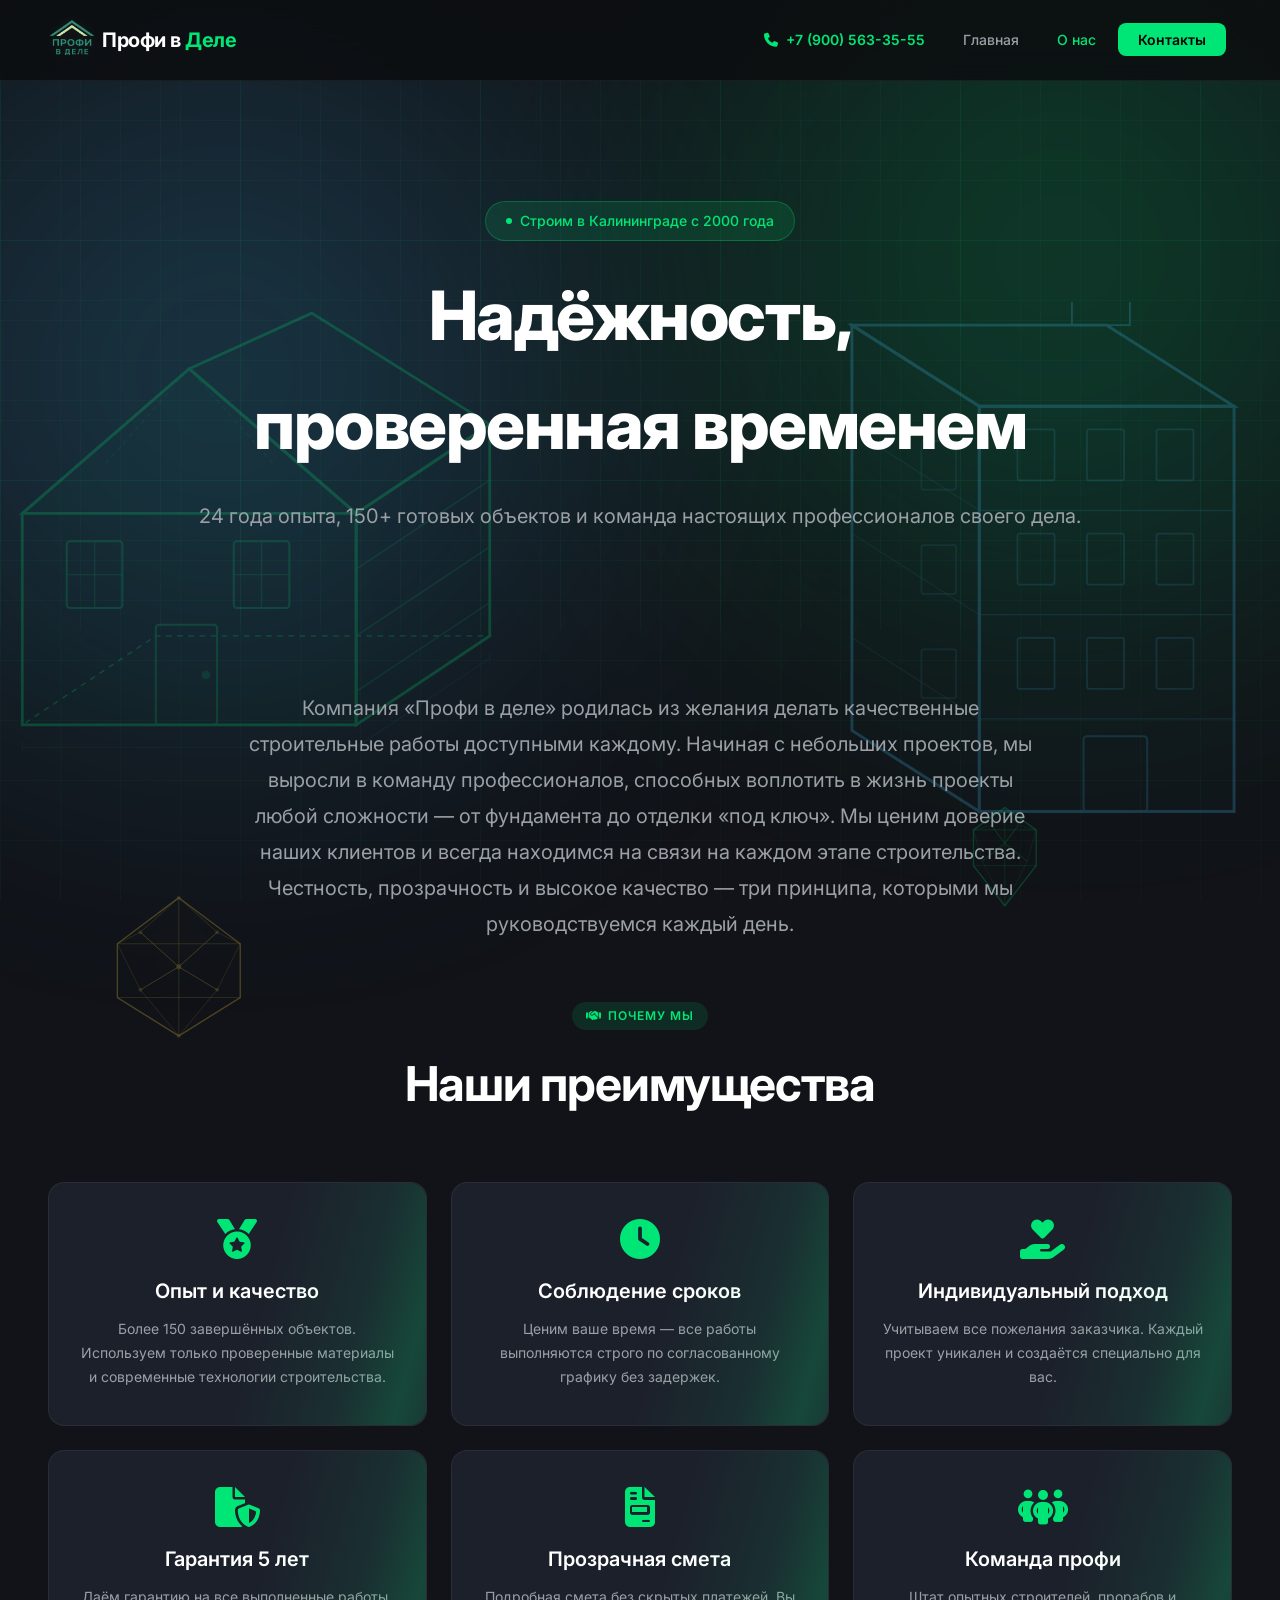
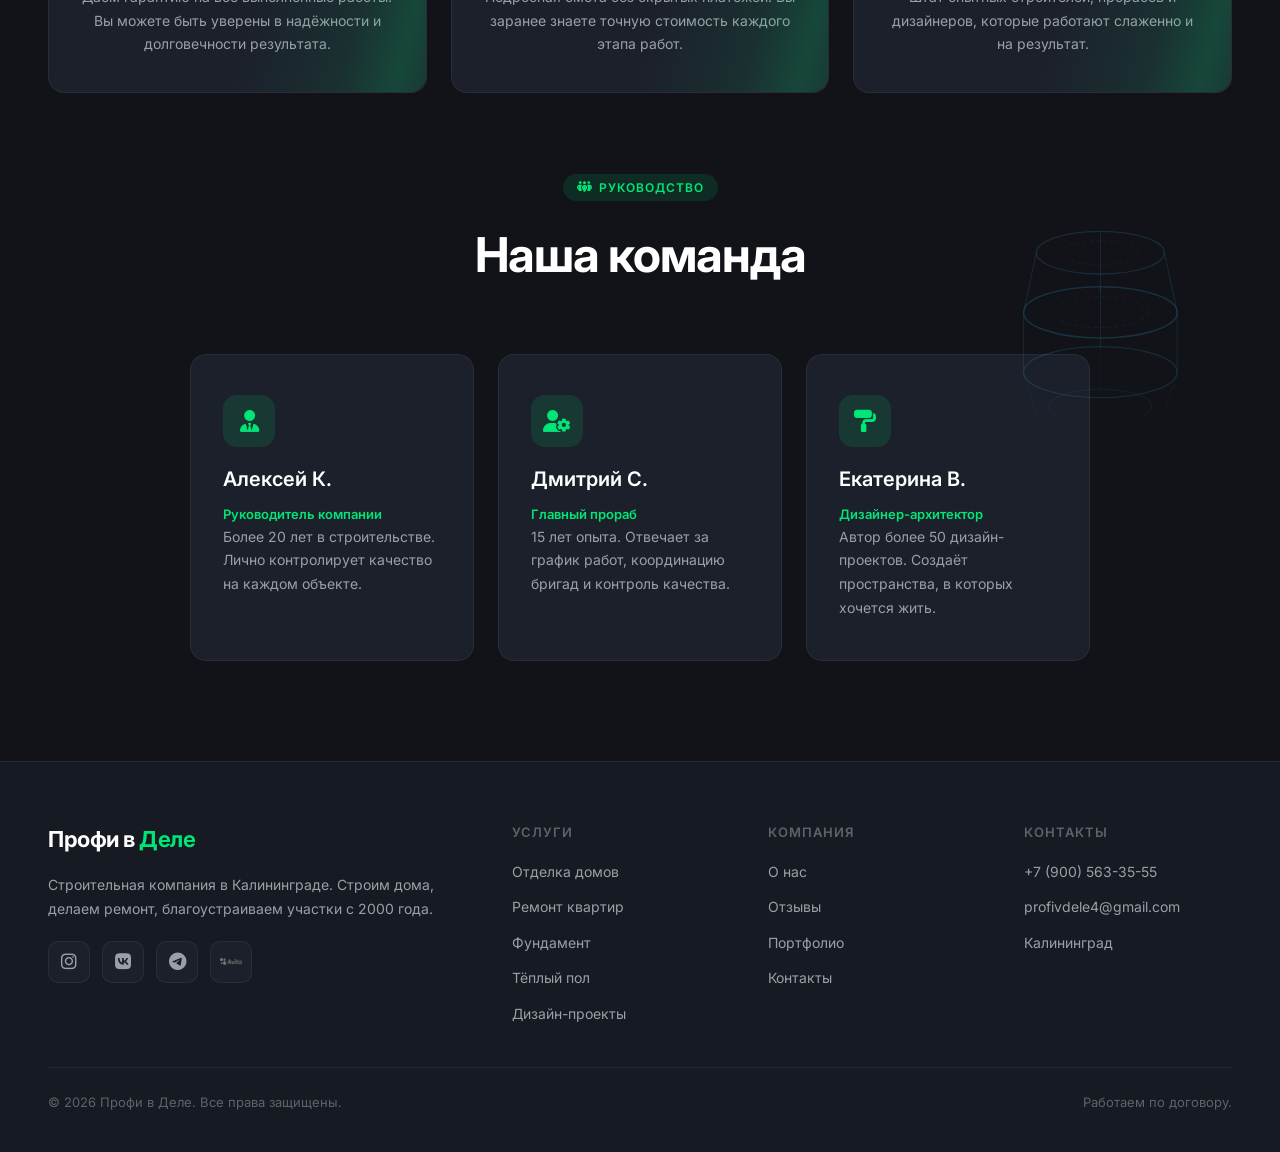
<file: about.html>
<!DOCTYPE html>
<html lang="ru">
<head>
    <meta charset="UTF-8">
    <meta name="viewport" content="width=device-width, initial-scale=1.0">
    <title>О нас — Профи в Деле | Строительная компания в Калининграде</title>
    <link rel="stylesheet" href="css/main.css?v=5">
    <link rel='stylesheet' href="https://cdnjs.cloudflare.com/ajax/libs/font-awesome/6.5.0/css/all.min.css">
    <style>
        .burger { display: none !important; }
        .nav-item { display: list-item !important; }
        .contacts-overlay { position: fixed; inset: 0; z-index: 100000; opacity: 0; visibility: hidden; pointer-events: none; }
        .contacts-overlay.active { opacity: 1; visibility: visible; pointer-events: auto; }
        @media (max-width: 767px) { .nav-item { display: none !important; } .burger { display: block !important; } header .theme-toggle { display: none !important; } }
    </style>
</head>
<body>

<div class="wrapper">

    <header class="header-container" id="header">
        <div class="header-logo">
            <img src="img/profivdele-Photoroom.png" alt="Профи в деле">
            <span class="logo-text">Профи в <span>Деле</span></span>
        </div>
        <nav>
            <ul>
                <li class="phone-item">
                    <a href="tel:+79005633555"><i class="fa-solid fa-phone"></i> +7 (900) 563-35-55</a>
                </li>
                <li class="nav-item"><a href="index.html">Главная</a></li>
                <li class="nav-item"><a class="active" href="about.html">О нас</a></li>
                <li class="nav-item"><a class="btn" href="#" data-contacts onclick="window.openContacts(event)">Контакты</a></li>
                <li><button class="burger" id="burgerToggle" aria-label="Меню"><i class="fa-solid fa-bars"></i></button></li>
            </ul>
        </nav>
    </header>

    <section class="about-hero">
        <div class="hero-bg">
            <div class="hero-gradient g1"></div>
            <div class="hero-gradient g2"></div>
            <div class="hero-grid"></div>
            <div class="hero-model ml">
                <svg viewBox="0 0 460 420" fill="none" stroke="currentColor" xmlns="http://www.w3.org/2000/svg">
                    <polygon points="20,380 20,190 170,60 320,190 320,380" fill="currentColor" fill-opacity="0.05" stroke-width="2.5"/>
                    <polygon points="320,190 320,380 440,300 440,110" fill="currentColor" fill-opacity="0.035" stroke-width="2.5"/>
                    <polygon points="20,190 170,60 320,190" fill="currentColor" fill-opacity="0.04" stroke-width="2.5"/>
                    <polygon points="320,190 170,60 280,10 440,110" fill="currentColor" fill-opacity="0.025" stroke-width="2.5"/>
                    <polygon points="20,380 320,380 440,300 140,300" fill="currentColor" fill-opacity="0.015" stroke-width="1.2" stroke-dasharray="5 5"/>
                    <rect x="60" y="215" width="50" height="60" rx="3" stroke-width="1.8" opacity="0.75"/>
                    <line x1="85" y1="215" x2="85" y2="275" stroke-width="1.2" opacity="0.5"/>
                    <line x1="60" y1="245" x2="110" y2="245" stroke-width="1.2" opacity="0.5"/>
                    <rect x="210" y="215" width="50" height="60" rx="3" stroke-width="1.8" opacity="0.75"/>
                    <line x1="235" y1="215" x2="235" y2="275" stroke-width="1.2" opacity="0.5"/>
                    <line x1="210" y1="245" x2="260" y2="245" stroke-width="1.2" opacity="0.5"/>
                    <rect x="140" y="290" width="55" height="90" rx="3" stroke-width="1.8" opacity="0.75"/>
                    <circle cx="185" cy="335" r="3.5" fill="currentColor" opacity="0.5"/>
                    <line x1="320" y1="240" x2="440" y2="160" stroke-width="1.2" opacity="0.5"/>
                    <line x1="320" y1="300" x2="440" y2="220" stroke-width="1.2" opacity="0.5"/>
                    <line x1="320" y1="350" x2="440" y2="270" stroke-width="1.2" opacity="0.5"/>
                    <line x1="95" y1="145" x2="170" y2="60" stroke-width="1" opacity="0.35" stroke-dasharray="4 4"/>
                    <line x1="245" y1="145" x2="170" y2="60" stroke-width="1" opacity="0.35" stroke-dasharray="4 4"/>
                    <line x1="20" y1="400" x2="320" y2="400" stroke-width="1" opacity="0.25"/>
                    <line x1="20" y1="395" x2="20" y2="405" stroke-width="1" opacity="0.25"/>
                    <line x1="320" y1="395" x2="320" y2="405" stroke-width="1" opacity="0.25"/>
                    <line x1="320" y1="400" x2="440" y2="320" stroke-width="1" opacity="0.25"/>
                    <line x1="440" y1="315" x2="440" y2="325" stroke-width="1" opacity="0.25"/>
                </svg>
            </div>
            <div class="hero-model mr" style="color:var(--blue-accent);">
                <svg viewBox="0 0 420 480" fill="none" stroke="currentColor" xmlns="http://www.w3.org/2000/svg">
                    <polygon points="40,440 40,90 260,90 260,440" fill="currentColor" fill-opacity="0.05" stroke-width="2.5"/>
                    <polygon points="260,90 260,440 370,370 370,20" fill="currentColor" fill-opacity="0.035" stroke-width="2.5"/>
                    <polygon points="40,90 260,90 370,20 150,20" fill="currentColor" fill-opacity="0.04" stroke-width="2.5"/>
                    <polygon points="130,20 180,20 180,-5 155,-15 130,-5" fill="currentColor" fill-opacity="0.025" stroke-width="1.5"/>
                    <line x1="40" y1="180" x2="260" y2="180" stroke-width="1.2" opacity="0.5"/>
                    <line x1="40" y1="270" x2="260" y2="270" stroke-width="1.2" opacity="0.5"/>
                    <line x1="40" y1="360" x2="260" y2="360" stroke-width="1.2" opacity="0.5"/>
                    <line x1="260" y1="180" x2="370" y2="110" stroke-width="1" opacity="0.35"/>
                    <line x1="260" y1="270" x2="370" y2="200" stroke-width="1" opacity="0.35"/>
                    <line x1="260" y1="360" x2="370" y2="290" stroke-width="1" opacity="0.35"/>
                    <rect x="75" y="110" width="32" height="44" rx="2" stroke-width="1.5" opacity="0.6"/>
                    <rect x="135" y="110" width="32" height="44" rx="2" stroke-width="1.5" opacity="0.6"/>
                    <rect x="195" y="110" width="32" height="44" rx="2" stroke-width="1.5" opacity="0.6"/>
                    <rect x="75" y="200" width="32" height="44" rx="2" stroke-width="1.5" opacity="0.6"/>
                    <rect x="135" y="200" width="32" height="44" rx="2" stroke-width="1.5" opacity="0.6"/>
                    <rect x="195" y="200" width="32" height="44" rx="2" stroke-width="1.5" opacity="0.6"/>
                    <rect x="75" y="290" width="32" height="44" rx="2" stroke-width="1.5" opacity="0.6"/>
                    <rect x="135" y="290" width="32" height="44" rx="2" stroke-width="1.5" opacity="0.6"/>
                    <rect x="195" y="290" width="32" height="44" rx="2" stroke-width="1.5" opacity="0.6"/>
                    <rect x="115" y="375" width="55" height="65" rx="3" stroke-width="1.8" opacity="0.7"/>
                    <rect x="280" y="120" width="30" height="42" rx="2" stroke-width="1.5" opacity="0.4"/>
                    <rect x="280" y="210" width="30" height="42" rx="2" stroke-width="1.5" opacity="0.4"/>
                    <rect x="280" y="300" width="30" height="42" rx="2" stroke-width="1.5" opacity="0.4"/>
                </svg>
            </div>
        </div>
        <div class="about-hero-content">
            <div class="hero-badge" style="display:inline-flex;margin-bottom:20px;">
                <span class="dot"></span>
                Строим в Калининграде с 2000 года
            </div>
            <h1>Надёжность,<br>проверенная временем</h1>
            <p>24 года опыта, 150+ готовых объектов и команда настоящих профессионалов своего дела.</p>
        </div>
    </section>

    <div class="section" style="padding-top:0;">
        <div class="about-mission fade-up">
            <p>Компания «Профи в деле» родилась из желания делать качественные строительные работы доступными каждому. Начиная с небольших проектов, мы выросли в команду профессионалов, способных воплотить в жизнь проекты любой сложности — от фундамента до отделки «под ключ». Мы ценим доверие наших клиентов и всегда находимся на связи на каждом этапе строительства. Честность, прозрачность и высокое качество — три принципа, которыми мы руководствуемся каждый день.</p>
        </div>

        <div class="section-header fade-up">
            <div class="section-badge"><i class="fa-solid fa-handshake"></i> Почему мы</div>
            <h2>Наши преимущества</h2>
        </div>
        <div class="about-grid">
            <div class="about-card fade-up">
                <i class="fa-solid fa-medal"></i>
                <h3>Опыт и качество</h3>
                <p>Более 150 завершённых объектов. Используем только проверенные материалы и современные технологии строительства.</p>
            </div>
            <div class="about-card fade-up">
                <i class="fa-solid fa-clock"></i>
                <h3>Соблюдение сроков</h3>
                <p>Ценим ваше время — все работы выполняются строго по согласованному графику без задержек.</p>
            </div>
            <div class="about-card fade-up">
                <i class="fa-solid fa-hand-holding-heart"></i>
                <h3>Индивидуальный подход</h3>
                <p>Учитываем все пожелания заказчика. Каждый проект уникален и создаётся специально для вас.</p>
            </div>
            <div class="about-card fade-up">
                <i class="fa-solid fa-file-shield"></i>
                <h3>Гарантия 5 лет</h3>
                <p>Даём гарантию на все выполненные работы. Вы можете быть уверены в надёжности и долговечности результата.</p>
            </div>
            <div class="about-card fade-up">
                <i class="fa-solid fa-file-invoice"></i>
                <h3>Прозрачная смета</h3>
                <p>Подробная смета без скрытых платежей. Вы заранее знаете точную стоимость каждого этапа работ.</p>
            </div>
            <div class="about-card fade-up">
                <i class="fa-solid fa-people-group"></i>
                <h3>Команда профи</h3>
                <p>Штат опытных строителей, прорабов и дизайнеров, которые работают слаженно и на результат.</p>
            </div>
        </div>

        <div class="section-header fade-up" style="margin-top:80px;">
            <div class="section-badge"><i class="fa-solid fa-people-group"></i> Руководство</div>
            <h2>Наша команда</h2>
        </div>
        <div class="services-grid fade-up" style="max-width:900px;">
            <div class="service-card" style="cursor:default;">
                <div class="service-icon"><i class="fa-solid fa-user-tie"></i></div>
                <h3>Алексей К.</h3>
                <p style="font-size:13px;color:var(--accent);font-weight:600;">Руководитель компании</p>
                <p>Более 20 лет в строительстве. Лично контролирует качество на каждом объекте.</p>
            </div>
            <div class="service-card" style="cursor:default;">
                <div class="service-icon"><i class="fa-solid fa-user-gear"></i></div>
                <h3>Дмитрий С.</h3>
                <p style="font-size:13px;color:var(--accent);font-weight:600;">Главный прораб</p>
                <p>15 лет опыта. Отвечает за график работ, координацию бригад и контроль качества.</p>
            </div>
            <div class="service-card" style="cursor:default;">
                <div class="service-icon"><i class="fa-solid fa-paint-roller"></i></div>
                <h3>Екатерина В.</h3>
                <p style="font-size:13px;color:var(--accent);font-weight:600;">Дизайнер-архитектор</p>
                <p>Автор более 50 дизайн-проектов. Создаёт пространства, в которых хочется жить.</p>
            </div>
            </div>
            <div class="about-geo geo-gem">
                <svg viewBox="0 0 200 200" fill="none" stroke="currentColor" xmlns="http://www.w3.org/2000/svg">
                    <polygon points="100,10 180,70 180,140 100,190 20,140 20,70" stroke-width="1.8" opacity="0.7"/>
                    <line x1="100" y1="10" x2="100" y2="190" stroke-width="1.2" opacity="0.4"/>
                    <line x1="20" y1="70" x2="180" y2="70" stroke-width="1.2" opacity="0.4"/>
                    <line x1="20" y1="140" x2="180" y2="140" stroke-width="1.2" opacity="0.4"/>
                    <polygon points="100,10 50,55 100,100 150,55" fill="currentColor" fill-opacity="0.04" stroke-width="1" opacity="0.5"/>
                    <polygon points="50,55 20,70 50,130 100,100" fill="currentColor" fill-opacity="0.03" stroke-width="1" opacity="0.4"/>
                    <polygon points="150,55 180,70 150,130 100,100" fill="currentColor" fill-opacity="0.03" stroke-width="1" opacity="0.4"/>
                    <polygon points="100,100 50,130 100,190 150,130" fill="currentColor" fill-opacity="0.03" stroke-width="1" opacity="0.4"/>
                    <circle cx="100" cy="100" r="3" fill="currentColor" opacity="0.5"/>
                    <circle cx="50" cy="55" r="2" fill="currentColor" opacity="0.4"/>
                    <circle cx="150" cy="55" r="2" fill="currentColor" opacity="0.4"/>
                    <circle cx="50" cy="130" r="2" fill="currentColor" opacity="0.4"/>
                    <circle cx="150" cy="130" r="2" fill="currentColor" opacity="0.4"/>
                    <circle cx="100" cy="190" r="2" fill="currentColor" opacity="0.4"/>
                    <circle cx="100" cy="10" r="2" fill="currentColor" opacity="0.4"/>
                </svg>
            </div>
            <div class="about-geo geo-ring">
                <svg viewBox="0 0 240 240" fill="none" stroke="currentColor" xmlns="http://www.w3.org/2000/svg">
                    <ellipse cx="120" cy="50" rx="75" ry="25" stroke-width="1.5" opacity="0.6"/>
                    <ellipse cx="120" cy="50" rx="45" ry="14" stroke-width="1" opacity="0.35" stroke-dasharray="4 4"/>
                    <ellipse cx="120" cy="50" rx="105" ry="35" stroke-width="0.8" opacity="0.25" stroke-dasharray="3 6"/>
                    <line x1="45" y1="50" x2="30" y2="120" stroke-width="1.2" opacity="0.5"/>
                    <line x1="120" y1="25" x2="120" y2="95" stroke-width="1.2" opacity="0.5"/>
                    <line x1="195" y1="50" x2="210" y2="120" stroke-width="1.2" opacity="0.5"/>
                    <ellipse cx="120" cy="120" rx="90" ry="30" stroke-width="1.8" opacity="0.7"/>
                    <ellipse cx="120" cy="120" rx="55" ry="18" stroke-width="1" opacity="0.4" stroke-dasharray="4 4"/>
                    <line x1="30" y1="120" x2="30" y2="190" stroke-width="1.2" opacity="0.5"/>
                    <line x1="120" y1="90" x2="120" y2="160" stroke-width="1.2" opacity="0.5"/>
                    <line x1="210" y1="120" x2="210" y2="190" stroke-width="1.2" opacity="0.5"/>
                    <ellipse cx="120" cy="190" rx="90" ry="30" stroke-width="1.5" opacity="0.6"/>
                    <ellipse cx="120" cy="190" rx="55" ry="18" stroke-width="0.8" opacity="0.3" stroke-dasharray="3 5"/>
                    <line x1="30" y1="190" x2="45" y2="240" stroke-width="0.8" opacity="0.3"/>
                    <line x1="120" y1="160" x2="120" y2="215" stroke-width="0.8" opacity="0.3"/>
                    <line x1="210" y1="190" x2="195" y2="240" stroke-width="0.8" opacity="0.3"/>
                    <ellipse cx="120" cy="230" rx="60" ry="20" stroke-width="1" opacity="0.4"/>
                    <line x1="30" y1="120" x2="45" y2="50" stroke-width="0.6" opacity="0.2" stroke-dasharray="3 4"/>
                    <line x1="210" y1="120" x2="195" y2="50" stroke-width="0.6" opacity="0.2" stroke-dasharray="3 4"/>
                </svg>
            </div>
            <div class="about-geo geo-crystal">
                <svg viewBox="0 0 100 120" fill="none" stroke="currentColor" xmlns="http://www.w3.org/2000/svg">
                    <polygon points="50,5 85,30 85,70 50,115 15,70 15,30" stroke-width="1.5" opacity="0.7"/>
                    <line x1="50" y1="5" x2="50" y2="115" stroke-width="1" opacity="0.4"/>
                    <line x1="15" y1="30" x2="85" y2="30" stroke-width="1" opacity="0.4"/>
                    <line x1="15" y1="70" x2="85" y2="70" stroke-width="1" opacity="0.4"/>
                    <polygon points="50,5 35,25 50,45 65,25" fill="currentColor" fill-opacity="0.04" stroke-width="0.8" opacity="0.5"/>
                    <polygon points="35,25 15,30 25,65 50,45" fill="currentColor" fill-opacity="0.03" stroke-width="0.8" opacity="0.4"/>
                    <polygon points="65,25 85,30 75,65 50,45" fill="currentColor" fill-opacity="0.03" stroke-width="0.8" opacity="0.4"/>
                    <polygon points="50,45 25,65 50,115 75,65" fill="currentColor" fill-opacity="0.03" stroke-width="0.8" opacity="0.4"/>
                </svg>
            </div>
        </div>

    <footer>
        <div class="footer-grid">
            <div class="footer-brand">
                <span class="logo-text">Профи в <span>Деле</span></span>
                <p>Строительная компания в Калининграде. Строим дома, делаем ремонт, благоустраиваем участки с 2000 года.</p>
                <div class="footer-socials">
                    <a href="https://www.instagram.com/profivdele_39" target="_blank"><i class="fa-brands fa-instagram"></i></a>
                    <a href="https://vk.com/profivdele1" target="_blank"><i class="fa-brands fa-vk"></i></a>
                    <a href="https://t.me/profivdele1" target="_blank"><i class="fa-brands fa-telegram"></i></a>
                    <a href="https://www.avito.ru/brands/08c5b0faeced84d7e2e7809a525a0006/all?src=sharing&sellerId=8026d5e1b687bcd477033e638f21a4ef" class="avito-link" target="_blank" rel="noopener noreferrer"></a>
                </div>
            </div>
            <div class="footer-col">
                <h4>Услуги</h4>
                <ul>
                    <li><a href="#">Отделка домов</a></li>
                    <li><a href="#">Ремонт квартир</a></li>
                    <li><a href="#">Фундамент</a></li>
                    <li><a href="#">Тёплый пол</a></li>
                    <li><a href="#">Дизайн-проекты</a></li>
                </ul>
            </div>
            <div class="footer-col">
                <h4>Компания</h4>
                <ul>
                    <li><a href="about.html">О нас</a></li>
                    <li><a href="#">Отзывы</a></li>
                    <li><a href="#">Портфолио</a></li>
                    <li><a href="#" data-contacts onclick="window.openContacts(event)">Контакты</a></li>
                </ul>
            </div>
            <div class="footer-col">
                <h4>Контакты</h4>
                <ul>
                    <li><a href="tel:+79005633555">+7 (900) 563-35-55</a></li>
                    <li><a href="mailto:profivdele4@gmail.com">profivdele4@gmail.com</a></li>
                    <li><a href="#">Калининград</a></li>
                </ul>
            </div>
        </div>
        <div class="footer-bottom">
            <p>&copy; 2026 Профи в Деле. Все права защищены.</p>
            <p>Работаем по договору.</p>
        </div>
    </footer>
</div>

<div class="contacts-overlay" id="contactsOverlay">
  <div class="contacts-modal" id="contactsModal">
    <button class="contacts-close" id="contactsClose"><i class="fa-solid fa-xmark"></i></button>
    <div class="contacts-body">
      <div class="contacts-header">
        <div class="contacts-badge"><i class="fa-solid fa-building"></i></div>
        <h2 class="contacts-title">Наш офис</h2>
      </div>
      <div class="contacts-card">
        <div class="contacts-row">
          <div class="contacts-icon-box loc"><i class="fa-solid fa-location-dot"></i></div>
          <div class="contacts-text">
            <span class="contacts-label">Город</span>
            <span class="contacts-value">Калининград</span>
          </div>
        </div>
        <div class="contacts-map"><i class="fa-solid fa-map"></i> <span>Калининград, Россия</span></div>
      </div>
      <a href="tel:+79005633555" class="contacts-card contacts-link">
        <div class="contacts-row">
          <div class="contacts-icon-box ph"><i class="fa-solid fa-phone"></i></div>
          <div class="contacts-text">
            <span class="contacts-label">Телефон</span>
            <span class="contacts-value">+7 (900) 563-35-55</span>
          </div>
          <i class="fa-solid fa-arrow-up-right-from-square contacts-ext"></i>
        </div>
        <div class="contacts-desc">Звоните — проконсультируем, рассчитаем стоимость, запишем на замер.</div>
      </a>
      <a href="mailto:profivdele4@gmail.com" class="contacts-card contacts-link">
        <div class="contacts-row">
          <div class="contacts-icon-box mail"><i class="fa-solid fa-envelope"></i></div>
          <div class="contacts-text">
            <span class="contacts-label">Email</span>
            <span class="contacts-value">profivdele4@gmail.com</span>
          </div>
          <i class="fa-solid fa-arrow-up-right-from-square contacts-ext"></i>
        </div>
        <div class="contacts-desc">Присылайте планировку и пожелания — ответим в течение часа.</div>
      </a>
      <div class="contacts-card">
        <div class="contacts-row">
          <div class="contacts-icon-box time"><i class="fa-solid fa-clock"></i></div>
          <div class="contacts-text">
            <span class="contacts-label">График работы</span>
            <span class="contacts-value">Пн–Вс: 08:00–20:00</span>
          </div>
        </div>
      </div>
    </div>
  </div>
</div>

<div class="mobile-menu" id="mobileMenu">
    <div class="mobile-menu-panel">
        <button class="mobile-menu-close" id="mobileMenuClose"><i class="fa-solid fa-xmark"></i></button>
        <ul>
            <li><a href="index.html">Главная</a></li>
            <li><a href="about.html">О нас</a></li>
            <li><a class="btn" href="#" data-contacts onclick="window.openContacts(event)">Контакты</a></li>
        </ul>
    </div>
</div>

<script>
const saved = localStorage.getItem('theme');
function applyTheme(dark) {
    const html = document.documentElement;
    if (dark) { html.setAttribute('data-theme', 'dark'); document.querySelectorAll('.theme-toggle').forEach(function(b) { b.innerHTML = '<i class="fa-regular fa-sun"></i>'; }); }
    else { html.removeAttribute('data-theme'); document.querySelectorAll('.theme-toggle').forEach(function(b) { b.innerHTML = '<i class="fa-regular fa-moon"></i>'; }); }
}
if (saved === 'dark') applyTheme(true);
document.querySelectorAll('.theme-toggle').forEach(function(btn) { btn.addEventListener('click', function() { var d = document.documentElement.getAttribute('data-theme') === 'dark'; applyTheme(!d); localStorage.setItem('theme', d ? 'light' : 'dark'); }); });

const header = document.getElementById('header');
let lastScroll = 0;
window.addEventListener('scroll', function() {
    const current = window.scrollY;
    header.classList.toggle('scrolled', current > 50);
    if (current > 100) {
        header.classList.toggle('header-hidden', current > lastScroll);
    } else {
        header.classList.remove('header-hidden');
    }
    lastScroll = current;
});

const burgerToggle = document.getElementById('burgerToggle');
const mobileMenu = document.getElementById('mobileMenu');
const mobileMenuClose = document.getElementById('mobileMenuClose');
if (burgerToggle && mobileMenu) {
    burgerToggle.addEventListener('click', function() { mobileMenu.classList.toggle('active'); document.body.classList.toggle('no-scroll'); });
    mobileMenuClose.addEventListener('click', function() { mobileMenu.classList.remove('active'); document.body.classList.remove('no-scroll'); });
    mobileMenu.addEventListener('click', function(e) { if (e.target === mobileMenu) { mobileMenu.classList.remove('active'); document.body.classList.remove('no-scroll'); } });
}

window.openContacts = function(e) { e.preventDefault(); var o = document.getElementById('contactsOverlay'); if (o) { o.classList.add('active'); document.body.classList.add('no-scroll'); } var m = document.getElementById('mobileMenu'); if (m && m.classList.contains('active')) { m.classList.remove('active'); document.body.classList.remove('no-scroll'); } };
document.addEventListener('DOMContentLoaded', function() {
    var overlay = document.getElementById('contactsOverlay'), closeBtn = document.getElementById('contactsClose');
    if (!overlay) return;
    document.querySelectorAll('[data-contacts]').forEach(function(el) { el.addEventListener('click', window.openContacts); });
    if (closeBtn) closeBtn.addEventListener('click', function() { overlay.classList.remove('active'); document.body.classList.remove('no-scroll'); });
    overlay.addEventListener('click', function(e) { if (e.target === overlay) { overlay.classList.remove('active'); document.body.classList.remove('no-scroll'); } });
    document.addEventListener('keydown', function(e) { if (e.key === 'Escape' && overlay.classList.contains('active')) { overlay.classList.remove('active'); document.body.classList.remove('no-scroll'); } });
});

function animateCounters() {
    document.querySelectorAll('.counter').forEach(function(counter) {
        var target = parseFloat(counter.getAttribute('data-target')), startTime = null;
        function step(ts) { if (!startTime) startTime = ts; var p = Math.min((ts - startTime) / 2000, 1), e = 1 - Math.pow(1 - p, 3), c = e * target; counter.textContent = target % 1 === 0 ? Math.floor(c) : c.toFixed(1); if (p < 1) requestAnimationFrame(step); else counter.textContent = target % 1 === 0 ? Math.floor(target) : target.toFixed(1); }
        requestAnimationFrame(step);
    });
}

function observeFadeUp() {
    var observer = new IntersectionObserver(function(entries) { entries.forEach(function(entry) { if (entry.isIntersecting) { entry.target.classList.add('visible'); observer.unobserve(entry.target); } }); }, { threshold: 0.1 });
    document.querySelectorAll('.fade-up').forEach(function(el) { observer.observe(el); });
}

document.addEventListener('DOMContentLoaded', function() { observeFadeUp(); animateCounters(); });
</script>

</body>
</html>
</file>
<file: css/main.css>
@import url('https://fonts.googleapis.com/css2?family=Inter:wght@300;400;500;600;700;800;900&family=JetBrains+Mono:wght@400;500;600&display=swap');

:root {
    --bg: #111318;
    --bg-secondary: #161a22;
    --bg-card: #1c202b;
    --bg-card-hover: #222735;
    --text: #e8eaed;
    --text-secondary: #9aa0a6;
    --text-muted: #5f6368;
    --border: rgba(255, 255, 255, 0.06);
    --border-hover: rgba(255, 255, 255, 0.12);
    --accent: #00e676;
    --accent-dim: rgba(0, 230, 118, 0.12);
    --accent-glow: rgba(0, 230, 118, 0.35);
    --gold: #ffd740;
    --blue-accent: #40c4ff;
    --heading: #ffffff;
    --radius: 16px;
    --radius-sm: 10px;
    --shadow: 0 8px 32px rgba(0, 0, 0, 0.5);
    --transition: 0.4s cubic-bezier(0.22, 1, 0.36, 1);
}

[data-theme="light"] {
    --bg: #f4f5f7;
    --bg-secondary: #ffffff;
    --bg-card: #ffffff;
    --bg-card-hover: #f0f1f3;
    --text: #1a1d23;
    --text-secondary: #5f6368;
    --text-muted: #9aa0a6;
    --border: rgba(0, 0, 0, 0.08);
    --border-hover: rgba(0, 0, 0, 0.15);
    --accent: #00b85c;
    --accent-dim: rgba(0, 184, 92, 0.1);
    --accent-glow: rgba(0, 184, 92, 0.25);
    --gold: #ffc107;
    --blue-accent: #29b6f6;
    --heading: #1a1d23;
    --shadow: 0 8px 32px rgba(0, 0, 0, 0.08);
}

html { scroll-behavior: smooth; }
html, body {
    margin: 0;
    padding: 0;
    width: 100%;
    overflow-x: hidden;
}

body {
    font-family: "Inter", -apple-system, BlinkMacSystemFont, sans-serif;
    font-weight: 400;
    background: var(--bg);
    color: var(--text);
    line-height: 1.6;
    -webkit-font-smoothing: antialiased;
}

::selection { background: var(--accent); color: #fff; }
a { text-decoration: none; color: inherit; }
.wrapper { width: 100%; position: relative; z-index: 2; min-height: 100vh; }

/* Grid background */
body::before {
    content: '';
    position: fixed;
    inset: 0;
    background-image:
        linear-gradient(rgba(0, 230, 118, 0.035) 1px, transparent 1px),
        linear-gradient(90deg, rgba(0, 230, 118, 0.035) 1px, transparent 1px);
    background-size: 60px 60px;
    pointer-events: none;
    z-index: 0;
}
[data-theme="light"] body::before {
    background-image:
        linear-gradient(rgba(0, 184, 92, 0.05) 1px, transparent 1px),
        linear-gradient(90deg, rgba(0, 184, 92, 0.05) 1px, transparent 1px);
}

/* HEADER */
.header-container {
    display: flex;
    align-items: center;
    justify-content: space-between;
    width: 100%;
    padding: 20px 48px;
    box-sizing: border-box;
    position: fixed;
    top: 0;
    z-index: 100;
    background: rgba(12, 13, 16, 0.85);
    backdrop-filter: blur(24px);
    -webkit-backdrop-filter: blur(24px);
    border-bottom: 1px solid var(--border);
    transition: var(--transition);
}
[data-theme="light"] .header-container {
    background: rgba(244, 245, 247, 0.85);
}
.header-container.scrolled {
    padding: 12px 48px;
    box-shadow: 0 4px 30px rgba(0, 0, 0, 0.4);
}
.header-container.header-hidden {
    transform: translateY(-100%);
}

.header-logo {
    display: flex;
    align-items: center;
    gap: 14px;
}
.header-logo img {
    height: 40px;
    width: auto;
    display: block;
    filter: brightness(1.8) contrast(0.8) drop-shadow(0 0 4px rgba(255,255,255,0.08));
    transform: scale(1.2);
    transform-origin: left center;
}
.logo-text {
    font-size: 20px;
    font-weight: 700;
    color: var(--heading);
    letter-spacing: -0.5px;
}
.logo-text span { color: var(--accent); }

header nav { flex: 1; display: flex; justify-content: flex-end; }
header nav ul {
    list-style: none;
    display: flex;
    align-items: center;
    gap: 6px;
    margin: 0;
    padding: 0;
}
header nav ul li a {
    color: var(--text-secondary);
    font-size: 14px;
    font-weight: 500;
    padding: 8px 16px;
    border-radius: 8px;
    transition: var(--transition);
    position: relative;
}
header nav ul li a:hover { color: var(--text); background: var(--accent-dim); }
header nav ul li a.active { color: var(--accent); }
header nav ul li a.btn {
    background: var(--accent);
    color: #000;
    padding: 8px 20px;
    border-radius: 8px;
    font-weight: 600;
}
header nav ul li a.btn:hover {
    background: color-mix(in srgb, var(--accent) 85%, white);
    transform: translateY(-1px);
    box-shadow: 0 4px 20px var(--accent-glow);
}

.phone-item a {
    color: var(--accent) !important;
    font-size: 14px !important;
    font-weight: 600 !important;
    display: inline-flex;
    align-items: center;
    gap: 8px;
    white-space: nowrap;
}
.phone-item a:hover { color: var(--accent) !important; background: transparent !important; }

.theme-toggle {
    background: none; border: none; font-size: 18px; cursor: pointer;
    padding: 8px; line-height: 1; color: var(--text-secondary);
    border-radius: 8px; transition: var(--transition); display: flex; align-items: center;
}
.theme-toggle:hover { color: var(--accent); background: var(--accent-dim); }

.burger { display: none; background: none; border: none; font-size: 22px; cursor: pointer; color: var(--text); padding: 8px; line-height: 1; }

@media (max-width: 1024px) {
    .header-container { padding: 16px 24px; }
    .header-container.scrolled { padding: 10px 24px; }
}
@media (max-width: 767px) {
    .header-container { padding: 12px 16px; }
    .header-container.scrolled { padding: 8px 16px; }
    .header-logo img { height: 32px; }
    .header-logo .logo-text { display: none; }
    .nav-item { display: none !important; }
    .burger { display: block !important; }
    header .theme-toggle { display: none !important; }
}

/* HERO */
.hero {
    position: relative;
    min-height: 100vh;
    display: flex;
    align-items: center;
    justify-content: center;
    padding: 120px 48px 80px;
    box-sizing: border-box;
}
.hero-bg { position: absolute; inset: 0; z-index: 0; }
.hero-gradient {
    position: absolute;
    width: 700px;
    height: 700px;
    border-radius: 50%;
    filter: blur(140px);
    opacity: 0.18;
    animation: heroGlow 8s ease-in-out infinite alternate;
}
.hero-gradient.g1 { top: -15%; right: -10%; background: var(--accent); animation-delay: 0s; }
.hero-gradient.g2 { bottom: -15%; left: -10%; background: var(--blue-accent); animation-delay: 4s; }
.hero-gradient.g3 {
    top: 50%; left: 50%;
    transform: translate(-50%, -50%);
    width: 500px; height: 500px;
    background: var(--gold);
    opacity: 0.08;
    animation-delay: 2s;
    filter: blur(120px);
}

@keyframes heroGlow {
    0% { transform: translate(0, 0) scale(1); opacity: 0.12; }
    100% { transform: translate(50px, -50px) scale(1.4); opacity: 0.25; }
}
.hero-grid {
    position: absolute; inset: 0;
    background-image:
        linear-gradient(rgba(0, 230, 118, 0.04) 1px, transparent 1px),
        linear-gradient(90deg, rgba(0, 230, 118, 0.04) 1px, transparent 1px);
    background-size: 80px 80px;
    z-index: 0;
}
.hero-model {
    position: absolute;
    z-index: 0;
    pointer-events: none;
    color: var(--accent);
    animation: modelFloat 7s ease-in-out infinite alternate;
}
.hero-model.ml {
    left: 0;
    top: 48%;
    width: clamp(300px, 40vw, 600px);
    height: auto;
}
.hero-model.mr {
    right: 0;
    top: 48%;
    width: clamp(280px, 38vw, 560px);
    height: auto;
}
.hero-model.mr svg {
    transform: scaleX(-1);
}
.hero-model svg {
    width: 100%;
    height: auto;
    opacity: 0.22;
    filter: drop-shadow(0 0 50px rgba(0, 230, 118, 0.12)) drop-shadow(0 0 120px rgba(0, 230, 118, 0.06));
    display: block;
}
.hero-model.mr svg {
    filter: drop-shadow(0 0 50px rgba(64, 196, 255, 0.12)) drop-shadow(0 0 120px rgba(64, 196, 255, 0.06));
}
@keyframes modelFloat {
    0% { transform: translateY(-8px); }
    100% { transform: translateY(8px); }
}
.hero-model.mr {
    animation-name: modelFloatRight;
}
@keyframes modelFloatRight {
    0% { transform: translateY(-8px); }
    100% { transform: translateY(8px); }
}
.hero-content { position: relative; z-index: 2; max-width: 820px; text-align: center; margin: 0 auto; }

.hero-badge {
    display: inline-flex;
    align-items: center;
    gap: 8px;
    padding: 8px 20px;
    border-radius: 100px;
    background: var(--accent-dim);
    border: 1px solid rgba(0, 230, 118, 0.25);
    font-size: 14px;
    font-weight: 500;
    color: var(--accent);
    margin-bottom: 28px;
}
.hero-badge .dot {
    width: 6px; height: 6px; border-radius: 50%;
    background: var(--accent); animation: pulse 2s ease-in-out infinite;
}
@keyframes pulse {
    0%, 100% { opacity: 1; }
    50% { opacity: 0.3; }
}

.hero h1 {
    font-size: clamp(44px, 6.5vw, 84px);
    font-weight: 800;
    color: var(--heading);
    line-height: 1.05;
    letter-spacing: -2px;
    margin: 0 0 24px;
}
.hero h1 .highlight {
    background: linear-gradient(135deg, var(--accent), #69f0ae);
    -webkit-background-clip: text;
    -webkit-text-fill-color: transparent;
    background-clip: text;
}
.hero p {
    font-size: clamp(18px, 1.5vw, 22px);
    color: var(--text-secondary);
    line-height: 1.7;
    max-width: 640px;
    margin: 0 auto 48px;
}

.hero-actions { display: flex; align-items: center; justify-content: center; gap: 16px; flex-wrap: wrap; margin-bottom: 16px; }

.btn-primary {
    display: inline-flex;
    align-items: center;
    gap: 10px;
    padding: 16px 36px;
    background: var(--accent);
    color: #000;
    font-size: 16px;
    font-weight: 600;
    border-radius: 10px;
    border: none;
    cursor: pointer;
    transition: var(--transition);
    font-family: inherit;
}
.btn-primary:hover {
    transform: translateY(-3px);
    box-shadow: 0 12px 40px var(--accent-glow);
    background: color-mix(in srgb, var(--accent) 85%, white);
}
.btn-secondary {
    display: inline-flex;
    align-items: center;
    gap: 10px;
    padding: 14px 28px;
    background: var(--bg-card);
    color: var(--text);
    font-size: 15px;
    font-weight: 500;
    border-radius: 10px;
    border: 1px solid var(--border);
    cursor: pointer;
    transition: var(--transition);
    font-family: inherit;
}
.btn-secondary:hover {
    border-color: var(--accent);
    background: var(--accent-dim);
    transform: translateY(-2px);
}

.hero-stats {
    display: flex;
    justify-content: center;
    gap: 56px;
    margin-top: 64px;
    padding-top: 44px;
    border-top: 1px solid var(--border);
}
.hero-stat h3 {
    font-size: 38px;
    font-weight: 700;
    color: var(--heading);
    margin: 0 0 4px;
    font-family: "JetBrains Mono", monospace;
}
.hero-stat h3 .accent { color: var(--accent); }
.hero-stat p { font-size: 15px; color: var(--text); margin: 0; }

@media (max-width: 1024px) {
    .hero { padding: 100px 24px 60px; }
}
@media (max-width: 767px) {
    .hero { padding: 80px 16px 40px; min-height: auto; }
    .hero-gradient { width: 300px; height: 300px; }
    .hero-model { display: none; }
    .about-geo { display: none; }
    .calc-bg { display: none; }
    .hero-stats { display: none; }
    .hero-actions { flex-direction: column; align-items: stretch; }
    .btn-primary, .btn-secondary { justify-content: center; padding: 14px 28px; font-size: 15px; }
}

/* Sections */
.section { padding: 100px 48px; position: relative; }
.section-header { text-align: center; max-width: 640px; margin: 0 auto 60px; }
.section-header h2 {
    font-size: clamp(32px, 4vw, 48px);
    font-weight: 700;
    color: var(--heading);
    margin: 0 0 16px;
    letter-spacing: -1px;
}
.section-header p {
    font-size: 16px;
    color: var(--text-secondary);
    line-height: 1.7;
    margin: 0;
}
.section-badge {
    display: inline-flex;
    align-items: center;
    gap: 6px;
    padding: 4px 14px;
    border-radius: 100px;
    background: var(--accent-dim);
    font-size: 12px;
    font-weight: 600;
    color: var(--accent);
    text-transform: uppercase;
    letter-spacing: 1px;
    margin-bottom: 16px;
}

@media (max-width: 1024px) { .section { padding: 60px 24px; } }
@media (max-width: 767px) { .section { padding: 40px 16px; } .section-header { margin-bottom: 32px; } }

/* Stats Grid */
.stats-grid {
    display: grid;
    grid-template-columns: repeat(4, 1fr);
    gap: 24px;
    max-width: 1200px;
    margin: 0 auto;
}
.stat-card {
    background: var(--bg-card);
    border: 1px solid var(--border);
    border-radius: var(--radius);
    padding: 32px 24px;
    text-align: center;
    transition: var(--transition);
    position: relative;
}
.stat-card::before,
.process-step::before,
.review-card::before,
.guarantee-item::before,
.about-card::before,
.stat-item::before {
    content: '';
    position: absolute;
    inset: 0;
    background: linear-gradient(
        105deg,
        transparent 30%,
        rgba(0, 230, 118, 0.08) 43%,
        rgba(0, 230, 118, 0.2) 50%,
        rgba(0, 230, 118, 0.08) 57%,
        transparent 70%
    );
    background-size: 200% 100%;
    background-position: 200% 0;
    transition: background-position 0.9s ease;
    pointer-events: none;
    border-radius: inherit;
    z-index: 1;
}
.stat-card:hover::before,
.process-step:hover::before,
.review-card:hover::before,
.guarantee-item:hover::before,
.about-card:hover::before,
.stat-item:hover::before {
    background-position: -200% 0;
}

.stat-card.fade-up:hover { border-color: var(--border-hover); transform: translateY(-4px) scale(1.07); box-shadow: var(--shadow); transition: var(--transition); }
.stat-card .number {
    font-size: 42px; font-weight: 700; color: var(--heading);
    font-family: "JetBrains Mono", monospace; margin: 0 0 8px; line-height: 1;
}
.stat-card .number .accent { color: var(--accent); }
.stat-card .label { font-size: 14px; color: var(--text-secondary); font-weight: 500; margin: 0; }

@media (max-width: 1024px) { .stats-grid { grid-template-columns: repeat(2, 1fr); } }
@media (max-width: 767px) { .stats-grid { grid-template-columns: 1fr; } }

/* Services */
.services-grid {
    display: grid;
    grid-template-columns: repeat(3, 1fr);
    gap: 24px;
    max-width: 1200px;
    margin: 0 auto;
}
.service-card {
    background: var(--bg-card);
    border: 1px solid var(--border);
    border-radius: var(--radius);
    padding: 40px 32px;
    transition: var(--transition);
    position: relative;
    overflow: hidden;
}
.service-card::after {
    content: '';
    position: absolute; inset: 0; border-radius: var(--radius);
    background: linear-gradient(135deg, var(--accent-dim), transparent);
    opacity: 0; transition: var(--transition);
}
.service-card:hover { border-color: rgba(0, 230, 118, 0.15); transform: translateY(-6px); box-shadow: 0 8px 40px rgba(0, 230, 118, 0.04); }
.service-card:hover::after { opacity: 0.5; }
.service-card > * { position: relative; z-index: 1; }

/* Cards with background images */
.service-card-bg {
    padding: 0;
    min-height: 360px;
    display: flex;
    align-items: stretch;
}
.service-bg {
    position: absolute;
    inset: 0;
    background-size: cover;
    background-position: center;
    transition: transform 0.6s cubic-bezier(0.22, 1, 0.36, 1);
    z-index: 0;
}
.service-card-bg:hover .service-bg {
    transform: scale(1.07);
}
.service-overlay {
    position: absolute;
    inset: 0;
    background: linear-gradient(to top, rgba(0,0,0,0.9) 0%, rgba(0,0,0,0.5) 40%, rgba(0,0,0,0.3) 100%);
    z-index: 1;
    transition: var(--transition);
}
.service-card-bg:hover .service-overlay {
    background: linear-gradient(to top, rgba(0,0,0,0.95) 0%, rgba(0, 230, 118, 0.08) 50%, rgba(0,0,0,0.3) 100%);
}
.service-content {
    position: relative;
    z-index: 2;
    padding: 32px;
    width: 100%;
    box-sizing: border-box;
}
.service-card-bg .service-content {
    padding-top: 120px;
    display: flex;
    flex-direction: column;
    height: 100%;
}
.service-card-bg .service-content p {
    flex: 1;
    background: color-mix(in srgb, var(--bg-card) 60%, transparent);
    padding: 8px 12px;
    border-radius: 8px;
}
.service-card-bg .service-content .service-tag {
    margin-top: auto;
    margin-bottom: 0;
}
.service-card-bg .service-icon {
    background: rgba(0, 230, 118, 0.2);
    backdrop-filter: blur(6px);
    margin-bottom: 4px;
}
.service-card-bg h3 { color: #fff; margin-bottom: 2px; }
.service-card-bg p { color: rgba(255,255,255,0.75); }
.service-card-bg .service-link { color: var(--accent); }

.service-icon {
    width: 52px; height: 52px; border-radius: 14px;
    background: var(--accent-dim);
    display: flex; align-items: center; justify-content: center;
    font-size: 22px; color: var(--accent); margin-bottom: 16px; transition: var(--transition);
}
.service-card:hover .service-icon {
    background: var(--accent); color: #fff;
    box-shadow: 0 4px 20px var(--accent-glow);
}
.service-card h3 { font-size: 20px; font-weight: 600; color: var(--heading); margin: 0 0 8px; }
.service-card p { font-size: 14px; color: var(--text-secondary); line-height: 1.7; margin: 0; }
.service-card .service-link {
    display: inline-flex; align-items: center; gap: 8px;
    font-size: 14px; font-weight: 500; color: var(--accent); margin-top: 16px; transition: var(--transition);
}
.service-card .service-link i { transition: var(--transition); }
.service-card:hover .service-link i { transform: translateX(4px); }

.service-tag {
    display: inline-block;
    padding: 3px 10px;
    border-radius: 6px;
    font-size: 11px;
    font-weight: 700;
    text-transform: uppercase;
    letter-spacing: 0.5px;
    margin-top: auto;
    margin-bottom: 0;
    align-self: flex-start;
}
.service-tag { background: var(--accent-dim); color: var(--accent); }
.service-tag.popular { background: rgba(0, 230, 118, 0.18); color: var(--accent); }
.service-tag.new { background: rgba(255, 215, 64, 0.18); color: #ffd740; }

@media (max-width: 1024px) { .services-grid { grid-template-columns: repeat(2, 1fr); } }
@media (max-width: 767px) { .services-grid { grid-template-columns: 1fr; } .service-card { padding: 28px 20px; } .service-content { padding: 24px; } }

/* Page background (global glow) */
.page-bg {
    position: fixed;
    inset: 0;
    z-index: 1;
    pointer-events: none;
    overflow: hidden;
}
.page-glow {
    position: absolute;
    border-radius: 50%;
    filter: blur(140px);
    animation: pageGlow 12s ease-in-out infinite alternate;
}
.page-glow.g1 {
    width: 600px; height: 600px;
    background: var(--accent);
    top: 15%; right: -8%;
    opacity: 0.05;
}
.page-glow.g2 {
    width: 500px; height: 500px;
    background: var(--blue-accent);
    bottom: 25%; left: -8%;
    animation-delay: 6s;
    opacity: 0.04;
}
.page-glow.g3 {
    width: 400px; height: 400px;
    background: var(--gold);
    top: 55%; left: 40%;
    animation-delay: 3s;
    opacity: 0.03;
}
@keyframes pageGlow {
    0% { transform: translate(0, 0) scale(1); }
    100% { transform: translate(30px, -25px) scale(1.2); }
}

/* Calculator */
#calculator {
    position: relative;
    overflow: hidden;
}
.calc-bg {
    position: absolute;
    inset: 0;
    z-index: 0;
    pointer-events: none;
}
.calc-shape {
    position: absolute;
    pointer-events: none;
}
.calc-shape svg {
    width: 100%;
    height: auto;
    display: block;
}
.calc-shape.shape-cube {
    left: -2%;
    top: 15%;
    width: clamp(140px, 18vw, 260px);
    color: var(--accent);
    opacity: 0.25;
    animation: calcDrift 20s ease-in-out infinite alternate;
}
.calc-shape.shape-cube svg {
    filter: drop-shadow(0 0 50px rgba(0, 230, 118, 0.1));
}
.calc-shape.shape-ruler {
    right: 5%;
    top: 10%;
    width: clamp(160px, 20vw, 300px);
    color: var(--blue-accent);
    opacity: 0.2;
    animation: calcDrift2 24s ease-in-out infinite alternate;
}
.calc-shape.shape-ruler svg {
    filter: drop-shadow(0 0 50px rgba(64, 196, 255, 0.1));
}
.calc-shape.shape-compass {
    left: 8%;
    bottom: 5%;
    width: clamp(100px, 13vw, 180px);
    color: var(--gold);
    opacity: 0.2;
    animation: calcSpin 35s linear infinite;
}
.calc-shape.shape-compass svg {
    filter: drop-shadow(0 0 40px rgba(255, 215, 64, 0.1));
}
@keyframes calcDrift {
    0% { transform: translate(-4px, -3px) rotate(-1deg); }
    100% { transform: translate(4px, 3px) rotate(1deg); }
}
@keyframes calcDrift2 {
    0% { transform: translate(3px, -2px) rotate(0.5deg); }
    100% { transform: translate(-3px, 2px) rotate(-0.5deg); }
}
@keyframes calcSpin {
    0% { transform: rotate(0deg); }
    100% { transform: rotate(360deg); }
}
.calculator-section {
    max-width: 800px;
    margin: 0 auto;
    padding: 80px 0;
    text-align: center;
    position: relative;
    z-index: 1;
}
.calc-subtitle { font-size: 15px; color: var(--text-secondary); margin-bottom: 48px; }
.calc-card {
    position: relative;
    background: var(--bg-card); border: 1px solid var(--border);
    border-radius: var(--radius); padding: 48px 40px; margin-bottom: 20px;
    text-align: center;
    z-index: 1;
    overflow: hidden;
}
.calc-card::before {
    content: '';
    position: absolute;
    top: -50%; left: -50%;
    width: 200%; height: 200%;
    background: radial-gradient(circle at 30% 40%, rgba(0, 230, 118, 0.04) 0%, transparent 50%),
                radial-gradient(circle at 70% 60%, rgba(64, 196, 255, 0.03) 0%, transparent 50%);
    pointer-events: none;
}
.calc-card h3 { font-size: 20px; font-weight: 600; color: var(--heading); margin: 0 0 20px; }

.calc-input-group {
    display: flex; align-items: center; justify-content: center; gap: 12px;
}
.calc-input-wrap {
    position: relative;
    display: inline-flex;
    align-items: center;
}
.calc-input-wrap input {
    width: 140px; padding: 14px 44px 14px 18px; font-size: 24px; font-weight: 600;
    border: 2px solid var(--border); border-radius: var(--radius-sm);
    background: var(--bg); color: var(--heading);
    font-family: "JetBrains Mono", monospace; text-align: center;
    outline: none; transition: var(--transition);
}
.calc-input-wrap input:focus { border-color: var(--accent); box-shadow: 0 0 0 4px var(--accent-dim); }
.calc-input-wrap input::-webkit-outer-spin-button,
.calc-input-wrap input::-webkit-inner-spin-button { -webkit-appearance: none; margin: 0; }
.calc-input-wrap input[type="number"] { -moz-appearance: textfield; }

.calc-spinners {
    position: absolute;
    right: 4px;
    top: 4px;
    bottom: 4px;
    display: flex;
    flex-direction: column;
    width: 28px;
    border-left: 1px solid var(--border);
}
.calc-spin {
    flex: 1;
    display: flex;
    align-items: center;
    justify-content: center;
    border: none;
    background: transparent;
    cursor: pointer;
    color: var(--text-muted);
    font-size: 9px;
    padding: 0;
    transition: all 0.2s ease;
    position: relative;
}
.calc-spin:first-child {
    border-bottom: 1px solid var(--border);
}
.calc-spin:hover {
    background: var(--accent-dim);
    color: var(--accent);
}
.calc-spin:active {
    background: rgba(0, 230, 118, 0.2);
    color: var(--accent);
}
.calc-input-group .unit { font-size: 18px; font-weight: 500; color: var(--text-muted); }

.calc-options {
    display: flex; gap: 12px; justify-content: center; flex-wrap: wrap;
}
.calc-option {
    position: relative; cursor: pointer; padding: 24px 28px 20px;
    border: 2px solid var(--border); border-radius: var(--radius);
    background: var(--bg); transition: all 0.4s cubic-bezier(0.22, 1, 0.36, 1);
    user-select: none; display: flex; flex-direction: column;
    align-items: center; gap: 8px; min-width: 150px;
    overflow: hidden;
}
.calc-option::before {
    content: '';
    position: absolute;
    inset: -50%;
    background: radial-gradient(circle at center, var(--accent) 0%, transparent 60%);
    opacity: 0;
    transition: opacity 0.6s ease;
    pointer-events: none;
}
.calc-option::after {
    content: '';
    position: absolute;
    bottom: 0; left: 10%; right: 10%;
    height: 2px;
    background: linear-gradient(90deg, transparent, var(--accent), transparent);
    opacity: 0;
    transition: opacity 0.5s ease;
    border-radius: 2px;
}
.calc-option input { display: none; }
.calc-option:hover { border-color: rgba(0, 230, 118, 0.25); transform: translateY(-4px); box-shadow: 0 8px 24px rgba(0,0,0,0.15); }
.calc-option.selected {
    border-color: rgba(0, 230, 118, 0.4); background: linear-gradient(135deg, var(--accent-dim), rgba(0, 230, 118, 0.04));
    box-shadow: 0 0 30px rgba(0, 230, 118, 0.08), inset 0 0 20px rgba(0, 230, 118, 0.02);
    transform: translateY(-4px);
}
.calc-option.selected::before { opacity: 0.1; }
.calc-option.selected::after { opacity: 0.7; }
.calc-option-title { font-size: 15px; font-weight: 600; color: var(--heading); position: relative; z-index: 1; letter-spacing: -0.3px; }
.calc-option-desc { font-size: 12px; color: var(--text-muted); position: relative; z-index: 1; }

/* Fin-tech icon */
.calc-icon {
    position: relative;
    z-index: 1;
    width: 44px;
    height: 44px;
    border-radius: 12px;
    display: flex;
    align-items: center;
    justify-content: center;
    font-size: 18px;
    background: var(--bg-card);
    border: 1px solid var(--border);
    color: var(--text-muted);
    transition: all 0.4s cubic-bezier(0.22, 1, 0.36, 1);
    margin-bottom: 2px;
}
.calc-option:hover .calc-icon {
    border-color: rgba(0, 230, 118, 0.3);
    color: var(--accent);
    background: var(--accent-dim);
    transform: scale(1.05);
}
.calc-option.selected .calc-icon {
    border-color: var(--accent);
    color: var(--accent);
    background: linear-gradient(135deg, rgba(0, 230, 118, 0.15), rgba(0, 230, 118, 0.05));
    box-shadow: 0 0 20px rgba(0, 230, 118, 0.1);
}

.calc-result {
    margin-top: 32px; padding: 32px;
    background: linear-gradient(135deg, var(--accent-dim), transparent);
    border: 1px solid rgba(0, 230, 118, 0.25); border-radius: var(--radius);
}
.calc-result-label { font-size: 14px; color: var(--text-secondary); margin-bottom: 8px; }
.calc-result-price {
    font-size: 48px; font-weight: 700; color: var(--accent);
    font-family: "JetBrains Mono", monospace; line-height: 1.2;
}
.calc-result-desc { font-size: 13px; color: var(--text-muted); margin-top: 12px; }

.calc-form { max-width: 400px; margin: 40px auto 0; }
.calc-form .request-form { display: flex; flex-direction: column; gap: 12px; }
.calc-form .request-form input,
.calc-form .request-form textarea {
    padding: 14px 16px; border: 2px solid var(--border); border-radius: var(--radius-sm);
    font-size: 14px; outline: none; background: var(--bg-card);
    color: var(--text); font-family: inherit; transition: var(--transition);
    resize: none;
}
.calc-form .request-form input:focus,
.calc-form .request-form textarea:focus {
    border-color: var(--accent); box-shadow: 0 0 0 4px var(--accent-dim);
}
.calc-form .request-form button {
    padding: 14px; border: none; border-radius: var(--radius-sm);
    background: var(--accent); color: #000; font-size: 15px; font-weight: 600;
    cursor: pointer; font-family: inherit; transition: var(--transition);
}
.calc-form .request-form button:hover {
    background: color-mix(in srgb, var(--accent) 85%, white);
    box-shadow: 0 4px 20px var(--accent-glow); transform: translateY(-2px);
}
@media (max-width: 767px) {
    .calc-card { padding: 32px 20px; }
    .calc-result-price { font-size: 36px; }
    .calc-options { gap: 8px; }
    .calc-option { padding: 16px 16px 14px; min-width: 100px; }
    .calc-icon { width: 36px; height: 36px; font-size: 15px; border-radius: 10px; }
}

/* Works Slider */
.works-slider {
    max-width: 1200px; margin: 0 auto; position: relative; overflow: hidden; border-radius: var(--radius);
}
.works-slider-track {
    display: flex; gap: 24px;
    transition: transform 0.5s cubic-bezier(0.22, 1, 0.36, 1);
}
.works-slide {
    flex: 0 0 calc((100% - 48px) / 3);
    height: 540px; border-radius: var(--radius);
    overflow: hidden; cursor: pointer; position: relative;
}
.works-slide img {
    width: 100%; height: 100%; object-fit: cover; display: block;
    transition: transform 0.6s cubic-bezier(0.22, 1, 0.36, 1);
    border-radius: 0;
}
.works-slide:hover img { transform: scale(1.06); }
.works-slide::after {
    content: ''; position: absolute; inset: 0;
    background: linear-gradient(to top, rgba(0,0,0,0.5), transparent);
    opacity: 0; transition: var(--transition);
}
.works-slide:hover::after { opacity: 1; }

.wslider-btn {
    position: absolute; top: 50%; transform: translateY(-50%);
    width: 52px; height: 52px; border-radius: 50%;
    background: rgba(28, 32, 43, 0.8); border: 1px solid var(--border);
    color: #fff; font-size: 18px; cursor: pointer;
    z-index: 10; display: flex; align-items: center; justify-content: center;
    transition: var(--transition); backdrop-filter: blur(12px);
}
.wslider-btn:hover { background: var(--accent); color: #fff; border-color: var(--accent); }
.wslider-prev { left: 16px; }
.wslider-next { right: 16px; }
.wslider-dots {
    display: flex; justify-content: center; gap: 8px; padding: 20px 0;
}
.wslider-dots span {
    width: 8px; height: 8px; border-radius: 50%;
    background: var(--text-muted); cursor: pointer; transition: var(--transition);
}
.wslider-dots span.active { background: var(--accent); width: 24px; border-radius: 4px; }
@media (max-width: 767px) {
    .works-slide { flex: 0 0 100%; height: 480px; }
    .wslider-btn { display: none; }
}

/* Process Section */
.process-grid {
    display: grid;
    grid-template-columns: repeat(4, 1fr);
    gap: 24px;
    max-width: 1200px;
    margin: 0 auto;
}
.process-step {
    background: var(--bg-card);
    border: 1px solid var(--border);
    border-radius: var(--radius);
    padding: 32px 24px;
    text-align: center;
    transition: var(--transition);
    position: relative;
}
.process-step.fade-up:hover {
    border-color: var(--border-hover);
    transform: translateY(-4px) scale(1.07);
    box-shadow: var(--shadow);
    transition: var(--transition);
}
.process-number {
    width: 48px; height: 48px; border-radius: 50%;
    background: var(--accent-dim); color: var(--accent);
    font-size: 20px; font-weight: 700;
    display: flex; align-items: center; justify-content: center;
    margin: 0 auto 16px;
    font-family: "JetBrains Mono", monospace;
}
.process-step h3 { font-size: 18px; font-weight: 600; color: var(--heading); margin: 0 0 8px; }
.process-step p { font-size: 13px; color: var(--text-secondary); line-height: 1.6; margin: 0; }

@media (max-width: 1024px) { .process-grid { grid-template-columns: repeat(2, 1fr); } }
@media (max-width: 767px) { .process-grid { grid-template-columns: 1fr; } }

/* Reviews / Testimonials */
.reviews-grid {
    display: grid;
    grid-template-columns: repeat(3, 1fr);
    gap: 24px;
    max-width: 1200px;
    margin: 0 auto;
}
.review-card {
    background: var(--bg-card);
    border: 1px solid var(--border);
    border-radius: var(--radius);
    padding: 32px 28px;
    transition: var(--transition);
    position: relative;
}
.review-card.fade-up:hover { border-color: var(--border-hover); transform: translateY(-4px) scale(1.07); box-shadow: var(--shadow); transition: var(--transition); }
.review-stars { color: var(--accent); font-size: 14px; margin-bottom: 14px; letter-spacing: 2px; }
.review-text { font-size: 14px; color: var(--text-secondary); line-height: 1.7; margin: 0 0 16px; }
.review-author { display: flex; align-items: center; gap: 12px; }
.review-avatar {
    width: 40px; height: 40px; border-radius: 50%;
    background: var(--accent-dim); color: var(--accent);
    display: flex; align-items: center; justify-content: center;
    font-size: 16px; font-weight: 600;
}
.review-name { font-size: 14px; font-weight: 600; color: var(--heading); margin: 0; }
.review-source { font-size: 12px; color: var(--text-muted); margin: 0; }

@media (max-width: 1024px) { .reviews-grid { grid-template-columns: repeat(2, 1fr); } }
@media (max-width: 767px) { .reviews-grid { grid-template-columns: 1fr; } }

/* Guarantee Section */
.guarantee-grid {
    display: grid;
    grid-template-columns: repeat(4, 1fr);
    gap: 24px;
    max-width: 1200px;
    margin: 0 auto;
}
.guarantee-item {
    text-align: center;
    padding: 32px 20px;
    background: var(--bg-card);
    border: 1px solid var(--border);
    border-radius: var(--radius);
    transition: var(--transition);
    position: relative;
}
.guarantee-item.fade-up:hover { border-color: var(--border-hover); transform: translateY(-4px) scale(1.07); box-shadow: var(--shadow); transition: var(--transition); }
.guarantee-item i { font-size: 36px; color: var(--accent); margin-bottom: 16px; }
.guarantee-item h4 { font-size: 16px; font-weight: 600; color: var(--heading); margin: 0 0 6px; }
.guarantee-item p { font-size: 13px; color: var(--text-secondary); margin: 0; line-height: 1.5; }

@media (max-width: 1024px) { .guarantee-grid { grid-template-columns: repeat(2, 1fr); } }
@media (max-width: 767px) { .guarantee-grid { grid-template-columns: 1fr; } }

/* FOOTER */
footer {
    border-top: 1px solid var(--border);
    padding: 60px 48px 40px;
    background: var(--bg-secondary);
}
.footer-grid {
    max-width: 1200px; margin: 0 auto;
    display: grid; grid-template-columns: 2fr 1fr 1fr 1fr; gap: 48px;
}
.footer-brand p { font-size: 14px; color: var(--text-secondary); line-height: 1.7; margin: 16px 0 0; }
.footer-brand .logo-text { font-size: 22px; }
.footer-col h4 {
    font-size: 13px; font-weight: 600; color: var(--text-muted);
    text-transform: uppercase; letter-spacing: 1px; margin: 0 0 16px;
}
.footer-col ul { list-style: none; padding: 0; margin: 0; display: flex; flex-direction: column; gap: 10px; }
.footer-col ul li a { font-size: 14px; color: var(--text-secondary); transition: var(--transition); }
.footer-col ul li a:hover { color: var(--accent); }
.footer-socials { display: flex; gap: 12px; margin-top: 20px; }
.footer-socials a {
    width: 40px; height: 40px; border-radius: 10px;
    background: var(--bg-card); border: 1px solid var(--border);
    display: flex; align-items: center; justify-content: center;
    font-size: 18px; color: var(--text-secondary); transition: var(--transition);
}
.footer-socials a:hover {
    background: var(--accent); color: #fff; border-color: var(--accent); transform: translateY(-3px);
}
.avito-link {
    position: relative;
}
.avito-link::before,
.avito-link::after {
    content: '';
    position: absolute;
    width: 22px;
    height: 22px;
    top: 50%;
    left: 50%;
    transform: translate(-50%, -50%);
    background-size: contain;
    background-repeat: no-repeat;
    background-position: center;
    transition: opacity .3s ease;
}
.avito-link::before {
    background-image: url('../img/avito.png');
    filter: brightness(2);
    opacity: 1;
}
.avito-link::after {
    background-image: url('../img/avito-dark.png');
    opacity: 0;
}
.avito-link:hover::before {
    opacity: 0;
}
.avito-link:hover::after {
    opacity: 1;
}
.footer-bottom {
    max-width: 1200px; margin: 40px auto 0; padding-top: 24px;
    border-top: 1px solid var(--border);
    display: flex; justify-content: space-between; align-items: center; flex-wrap: wrap; gap: 12px;
}
.footer-bottom p { font-size: 13px; color: var(--text-muted); margin: 0; }

@media (max-width: 1024px) { footer { padding: 48px 24px 32px; } .footer-grid { grid-template-columns: 1fr 1fr; gap: 32px; } }
@media (max-width: 767px) { footer { padding: 40px 16px 24px; } .footer-grid { grid-template-columns: 1fr; gap: 24px; } .footer-bottom { flex-direction: column; text-align: center; } }

/* Lightbox — unchanged from before */
.lightbox {
    position: fixed; inset: 0; z-index: 99999;
    background: rgba(0, 0, 0, 0.95);
    display: flex; align-items: center; justify-content: center;
    opacity: 0; visibility: hidden; transition: opacity 0.3s, visibility 0.3s;
    padding: 40px; box-sizing: border-box;
}
.lightbox.active { opacity: 1; visibility: visible; }
.lightbox-img-wrap { position: relative; max-width: 100%; max-height: 100%; display: flex; align-items: center; justify-content: center; overflow: hidden; cursor: grab; }
.lightbox-img { max-width: 100%; max-height: 85vh; object-fit: contain; border-radius: 8px; pointer-events: none; }
.lightbox-close {
    position: absolute; top: 20px; right: 20px;
    background: rgba(255,255,255,0.05); border: 1px solid rgba(255,255,255,0.1);
    font-size: 24px; color: #fff; cursor: pointer;
    width: 44px; height: 44px; border-radius: 50%;
    display: flex; align-items: center; justify-content: center;
    transition: var(--transition); z-index: 10;
}
.lightbox-close:hover { background: var(--accent); border-color: var(--accent); transform: rotate(90deg); }
.lightbox-nav {
    position: absolute; top: 50%; transform: translateY(-50%);
    background: rgba(255,255,255,0.05); border: 1px solid rgba(255,255,255,0.1);
    color: #fff; font-size: 22px; width: 48px; height: 48px; border-radius: 50%;
    cursor: pointer; z-index: 10; display: flex; align-items: center; justify-content: center; transition: var(--transition);
}
.lightbox-nav:hover { background: var(--accent); border-color: var(--accent); }
.lightbox-prev { left: 16px; }
.lightbox-next { right: 16px; }
.lightbox-zoom-controls { position: absolute; bottom: 30px; left: 50%; transform: translateX(-50%); display: flex; gap: 10px; z-index: 10; }
.lightbox-zoom-btn {
    width: 40px; height: 40px; border-radius: 50%;
    border: 1px solid rgba(255,255,255,0.1); background: rgba(255,255,255,0.05);
    color: #fff; font-size: 18px; cursor: pointer;
    display: flex; align-items: center; justify-content: center; transition: var(--transition);
}
.lightbox-zoom-btn:hover { background: var(--accent); border-color: var(--accent); }
.lightbox-zoom-info {
    position: absolute; bottom: 80px; left: 50%; transform: translateX(-50%);
    color: rgba(255,255,255,0.4); font-size: 13px;
    opacity: 0; transition: opacity 0.3s; pointer-events: none;
}
.lightbox-zoom-info.show { opacity: 1; }

/* Contacts Modal */
.contacts-overlay {
    position: fixed; inset: 0; z-index: 100000;
    background: rgba(0, 0, 0, 0.7); backdrop-filter: blur(12px);
    display: flex; align-items: center; justify-content: center;
    padding: 20px; box-sizing: border-box;
    opacity: 0; visibility: hidden; transition: opacity 0.4s, visibility 0.4s;
}
.contacts-overlay.active { opacity: 1; visibility: visible; }
.contacts-modal {
    background: var(--bg-secondary); border: 1px solid var(--border);
    border-radius: 20px; width: 100%; max-width: 520px; max-height: 85vh;
    overflow-y: auto; padding: 40px 36px 32px; box-sizing: border-box;
    position: relative; transform: scale(0.95) translateY(20px);
    transition: transform 0.4s cubic-bezier(0.22, 1, 0.36, 1);
}
.contacts-overlay.active .contacts-modal { transform: scale(1) translateY(0); }
.contacts-close {
    position: absolute; top: 16px; right: 16px;
    width: 36px; height: 36px; border-radius: 50%;
    border: 1px solid var(--border); background: var(--bg-card);
    color: var(--text-secondary); font-size: 18px; cursor: pointer;
    display: flex; align-items: center; justify-content: center; transition: var(--transition);
}
.contacts-close:hover { background: var(--accent); color: #fff; border-color: var(--accent); transform: rotate(90deg); }
.contacts-body { display: flex; flex-direction: column; gap: 12px; }
.contacts-header { display: flex; flex-direction: column; align-items: center; text-align: center; margin-bottom: 8px; }
.contacts-badge {
    width: 56px; height: 56px; border-radius: 16px;
    background: var(--accent-dim); border: 1px solid rgba(0, 230, 118, 0.25);
    display: flex; align-items: center; justify-content: center;
    font-size: 24px; color: var(--accent); margin-bottom: 14px;
}
.contacts-title { font-size: 22px; font-weight: 700; color: var(--heading); margin: 0; }
.contacts-card {
    display: flex; flex-direction: column; gap: 2px;
    padding: 14px 16px; border-radius: 14px;
    background: var(--bg-card); border: 1px solid var(--border);
    text-decoration: none; transition: var(--transition);
}
.contacts-row { display: flex; align-items: center; gap: 14px; }
.contacts-icon-box {
    width: 42px; height: 42px; border-radius: 12px;
    display: flex; align-items: center; justify-content: center;
    font-size: 18px; flex-shrink: 0;
}
.contacts-icon-box.loc, .contacts-icon-box.ph, .contacts-icon-box.mail, .contacts-icon-box.time { background: var(--accent-dim); color: var(--accent); }
.contacts-text { display: flex; flex-direction: column; gap: 2px; flex: 1; min-width: 0; }
.contacts-label { font-size: 10px; font-weight: 600; color: var(--text-muted); text-transform: uppercase; letter-spacing: 1px; }
.contacts-value { font-size: 15px; font-weight: 500; color: var(--text); }
.contacts-ext { font-size: 12px; color: var(--text-muted); flex-shrink: 0; }
.contacts-desc { font-size: 12px; line-height: 1.5; color: var(--text-secondary); margin-top: 6px; padding-top: 6px; border-top: 1px solid var(--border); }
.contacts-link:hover { border-color: var(--accent); background: var(--accent-dim); }
.contacts-link:hover .contacts-value { color: var(--accent); }
.contacts-link:hover .contacts-ext { color: var(--accent); }
.contacts-map { display: flex; align-items: center; gap: 8px; margin-top: 10px; padding: 10px 12px; border-radius: 10px; background: var(--accent-dim); border: 1px dashed rgba(0, 230, 118, 0.25); color: var(--text-secondary); font-size: 13px; }
.contacts-map i { color: var(--accent); }

@media (max-width: 767px) {
    .contacts-overlay { align-items: flex-end; padding: 0; }
    .contacts-modal { max-width: 100%; max-height: 80vh; border-radius: 20px 20px 0 0; padding: 32px 20px 24px; border-bottom: none; transform: translateY(100%); }
    .contacts-overlay.active .contacts-modal { transform: translateY(0); }
    .contacts-modal::before { content: ''; position: absolute; top: 10px; left: 50%; transform: translateX(-50%); width: 40px; height: 4px; border-radius: 4px; background: var(--text-muted); opacity: 0.3; }
}

/* Mobile Menu */
.mobile-menu { position: fixed; inset: 0; width: 100%; height: 100%; background: rgba(0, 0, 0, 0.6); z-index: 9999; opacity: 0; visibility: hidden; transition: opacity 0.3s, visibility 0.3s; }
.mobile-menu.active { opacity: 1; visibility: visible; }
.mobile-menu-panel { position: absolute; top: 0; right: -100%; width: 280px; height: 100%; background: var(--bg-secondary); padding: 80px 24px 30px; box-sizing: border-box; transition: right 0.35s cubic-bezier(0.22, 1, 0.36, 1); box-shadow: -4px 0 30px rgba(0, 0, 0, 0.3); }
.mobile-menu.active .mobile-menu-panel { right: 0; }
.mobile-menu-close { position: absolute; top: 16px; right: 16px; background: none; border: none; font-size: 28px; cursor: pointer; color: var(--text); padding: 4px; line-height: 1; transition: var(--transition); }
.mobile-menu-close:hover { transform: rotate(90deg); }
.mobile-menu-panel ul { list-style: none; padding: 0; margin: 0; display: flex; flex-direction: column; gap: 4px; }
.mobile-menu-panel ul li a { display: block; padding: 12px 16px; border-radius: 10px; font-size: 16px; color: var(--text); transition: var(--transition); }
.mobile-menu-panel ul li a:hover { background: var(--accent-dim); color: var(--accent); }
.mobile-menu-panel ul li a.btn { background: var(--accent); color: #fff; text-align: center; margin-top: 8px; }
.mobile-menu-panel .theme-toggle { width: 100%; text-align: left; padding: 12px 16px; border-radius: 10px; background: none; border: none; font-size: 16px; color: var(--text); cursor: pointer; font-family: inherit; display: flex; align-items: center; gap: 12px; transition: var(--transition); }
.mobile-menu-panel .theme-toggle:hover { background: var(--accent-dim); color: var(--accent); }
.no-scroll { overflow: hidden; }

/* Toast */
.success-toast {
    position: fixed; bottom: 30px; right: 30px;
    background: var(--accent); color: #fff;
    padding: 16px 24px; border-radius: 12px; font-size: 15px; font-weight: 600;
    z-index: 999999; box-shadow: 0 8px 30px var(--accent-glow);
    opacity: 0; transform: translateY(20px);
    transition: all 0.4s cubic-bezier(0.22, 1, 0.36, 1);
    pointer-events: none; display: flex; align-items: center; gap: 10px;
}
.success-toast.show { opacity: 1; transform: translateY(0); pointer-events: auto; }

/* Animations */
.fade-up { opacity: 0; transform: translateY(30px); transition: opacity 0.6s ease, transform 0.6s ease; }
.fade-up.visible { opacity: 1; transform: translateY(0); }

/* About Page */
.about-hero {
    position: relative; min-height: 70vh;
    display: flex; align-items: center; justify-content: center;
    padding: 120px 48px 16px; box-sizing: border-box;
}
.about-hero-content { position: relative; z-index: 2; text-align: center; max-width: 100%; padding: 0 24px; }
.about-hero-content h1 { font-size: clamp(42px, 5.5vw, 68px); font-weight: 800; color: var(--heading); margin: 0 0 20px; letter-spacing: -1.5px; }
.about-hero-content p { font-size: 20px; color: var(--text-secondary); line-height: 1.7; margin: 0; }

/* Unique 3D rotating geometry for about hero */
.about-geo {
    position: absolute;
    z-index: 0;
    pointer-events: none;
}
.about-geo svg {
    width: 100%;
    height: auto;
    display: block;
}
.about-geo.geo-gem {
    left: 8%;
    top: 15%;
    width: clamp(100px, 12vw, 180px);
    animation: geoSpin 20s linear infinite;
    color: var(--gold, #ffd740);
    opacity: 0.35;
}
.about-geo.geo-gem svg {
    filter: drop-shadow(0 0 30px rgba(255, 215, 64, 0.15)) drop-shadow(0 0 80px rgba(255, 215, 64, 0.05));
}
.about-geo.geo-ring {
    right: 6%;
    bottom: 20%;
    width: clamp(140px, 16vw, 240px);
    animation: geoSpinSlow 25s linear infinite reverse;
    color: var(--blue-accent, #40c4ff);
    opacity: 0.25;
}
.about-geo.geo-ring svg {
    filter: drop-shadow(0 0 30px rgba(64, 196, 255, 0.15)) drop-shadow(0 0 80px rgba(64, 196, 255, 0.05));
}
.about-geo.geo-crystal {
    right: 18%;
    top: 10%;
    width: clamp(60px, 7vw, 100px);
    animation: geoSpin 15s linear infinite;
    color: var(--accent, #00e676);
    opacity: 0.3;
}
.about-geo.geo-crystal svg {
    filter: drop-shadow(0 0 25px rgba(0, 230, 118, 0.12)) drop-shadow(0 0 60px rgba(0, 230, 118, 0.05));
}
@keyframes geoSpin {
    0% { transform: rotate(0deg); }
    100% { transform: rotate(360deg); }
}
@keyframes geoSpinSlow {
    0% { transform: rotate(0deg); }
    100% { transform: rotate(-360deg); }
}

.about-mission { max-width: 800px; margin: 0 auto; text-align: center; padding: 40px 0; }
.about-mission p { font-size: 20px; line-height: 1.8; color: var(--text-secondary); }

.about-grid {
    display: grid; grid-template-columns: repeat(3, 1fr); gap: 24px; max-width: 1200px; margin: 0 auto;
}
.about-card { background: var(--bg-card); border: 1px solid var(--border); border-radius: var(--radius); padding: 36px 28px; text-align: center; transition: var(--transition); position: relative; }
.about-card.fade-up:hover { transform: translateY(-4px) scale(1.07); border-color: var(--border-hover); box-shadow: var(--shadow); }
.about-card i { font-size: 40px; color: var(--accent); margin-bottom: 16px; }
.about-card h3 { font-size: 20px; font-weight: 600; color: var(--heading); margin: 0 0 10px; }
.about-card p { font-size: 14px; color: var(--text-secondary); line-height: 1.7; margin: 0; }

.about-stats { display: flex; justify-content: center; gap: 80px; flex-wrap: wrap; padding: 60px 0; }
.stat-item { text-align: center; position: relative; background: var(--bg-card); border: 1px solid var(--border); border-radius: var(--radius); padding: 32px 48px; transition: var(--transition); }
.stat-item:hover { transform: translateY(-4px) scale(1.07); border-color: var(--border-hover); box-shadow: var(--shadow); }
.stat-item h3 { font-size: 48px; font-weight: 700; color: var(--accent); font-family: "JetBrains Mono", monospace; margin: 0 0 8px; }
.stat-item p { font-size: 16px; color: var(--text-secondary); margin: 0; }

@media (max-width: 1024px) { .about-hero { padding: 100px 24px 12px; } .about-grid { grid-template-columns: repeat(2, 1fr); } .about-stats { gap: 40px; } }
@media (max-width: 767px) { .about-hero { padding: 80px 16px 8px; min-height: 50vh; } .about-grid { grid-template-columns: 1fr; } .about-stats { gap: 30px; } .stat-item h3 { font-size: 36px; } }

/* Misc */
.live-indicator { display: inline-flex; align-items: center; gap: 6px; font-size: 12px; font-weight: 500; color: var(--accent); }
.live-indicator .dot { width: 5px; height: 5px; border-radius: 50%; background: var(--accent); animation: pulse 1.5s ease-in-out infinite; }
.badge-new { display: inline-flex; align-items: center; padding: 2px 8px; border-radius: 4px; background: var(--accent); color: #fff; font-size: 10px; font-weight: 700; text-transform: uppercase; letter-spacing: 0.5px; margin-left: 6px; }

/* Elevator Button */
.elevator-btn {
    position: fixed;
    bottom: 32px;
    right: 32px;
    z-index: 9999;
    opacity: 0;
    visibility: hidden;
    transform: translateY(16px);
    transition: all 0.5s cubic-bezier(0.22, 1, 0.36, 1);
}
.elevator-btn.visible {
    opacity: 1;
    visibility: visible;
    transform: translateY(0);
}

.elevator-btn button {
    width: 44px;
    height: 44px;
    border-radius: 10px;
    border: 1px solid var(--border);
    background: rgba(28, 32, 43, 0.85);
    cursor: pointer;
    display: flex;
    align-items: center;
    justify-content: center;
    backdrop-filter: blur(16px);
    -webkit-backdrop-filter: blur(16px);
    box-shadow: 0 4px 20px rgba(0, 0, 0, 0.3);
    transition: all 0.4s cubic-bezier(0.22, 1, 0.36, 1);
    position: relative;
    overflow: hidden;
}

.elevator-btn button i {
    font-size: 15px;
    color: var(--text-muted);
    transition: all 0.4s cubic-bezier(0.22, 1, 0.36, 1);
    position: relative;
    z-index: 1;
}

.elevator-btn button::before {
    content: '';
    position: absolute;
    inset: 0;
    background: var(--accent-dim);
    opacity: 0;
    transition: opacity 0.4s ease;
}
.elevator-btn button::after {
    content: '';
    position: absolute;
    top: 0;
    left: 0;
    right: 0;
    height: 2px;
    background: linear-gradient(90deg, transparent, var(--accent), transparent);
    opacity: 0;
    transition: opacity 0.4s ease;
}

.elevator-btn:hover button {
    border-color: rgba(0, 230, 118, 0.3);
    transform: translateY(-3px);
    box-shadow: 0 8px 30px rgba(0, 0, 0, 0.4), 0 0 20px rgba(0, 230, 118, 0.06);
}
.elevator-btn:hover button::before {
    opacity: 1;
}
.elevator-btn:hover button::after {
    opacity: 0.6;
}
.elevator-btn:hover button i {
    color: var(--accent);
    transform: translateY(-2px);
}

.elevator-btn:active button {
    transform: translateY(0) scale(0.95);
    transition-duration: 0.15s;
}

/* Pressed flash */
.elevator-btn.pressed button {
    border-color: var(--accent);
    box-shadow: 0 0 30px var(--accent-glow);
    transition-duration: 0.15s;
}
.elevator-btn.pressed button i {
    color: var(--accent);
}

/* Tooltip label */
.elevator-btn .elevator-label {
    position: absolute;
    right: calc(100% + 12px);
    top: 50%;
    transform: translateY(-50%) translateX(8px);
    white-space: nowrap;
    padding: 5px 12px;
    border-radius: 8px;
    font-size: 12px;
    font-weight: 500;
    color: var(--text-secondary);
    background: rgba(28, 32, 43, 0.9);
    border: 1px solid var(--border);
    backdrop-filter: blur(12px);
    -webkit-backdrop-filter: blur(12px);
    opacity: 0;
    visibility: hidden;
    transition: all 0.3s cubic-bezier(0.22, 1, 0.36, 1);
    pointer-events: none;
}
.elevator-btn:hover .elevator-label {
    opacity: 1;
    visibility: visible;
    transform: translateY(-50%) translateX(0);
}

@media (max-width: 767px) {
    .elevator-btn {
        bottom: 20px;
        right: 20px;
    }
    .elevator-btn button {
        width: 38px;
        height: 38px;
    }
    .elevator-btn button i { font-size: 13px; }
    .elevator-label { display: none; }
}
</file>
